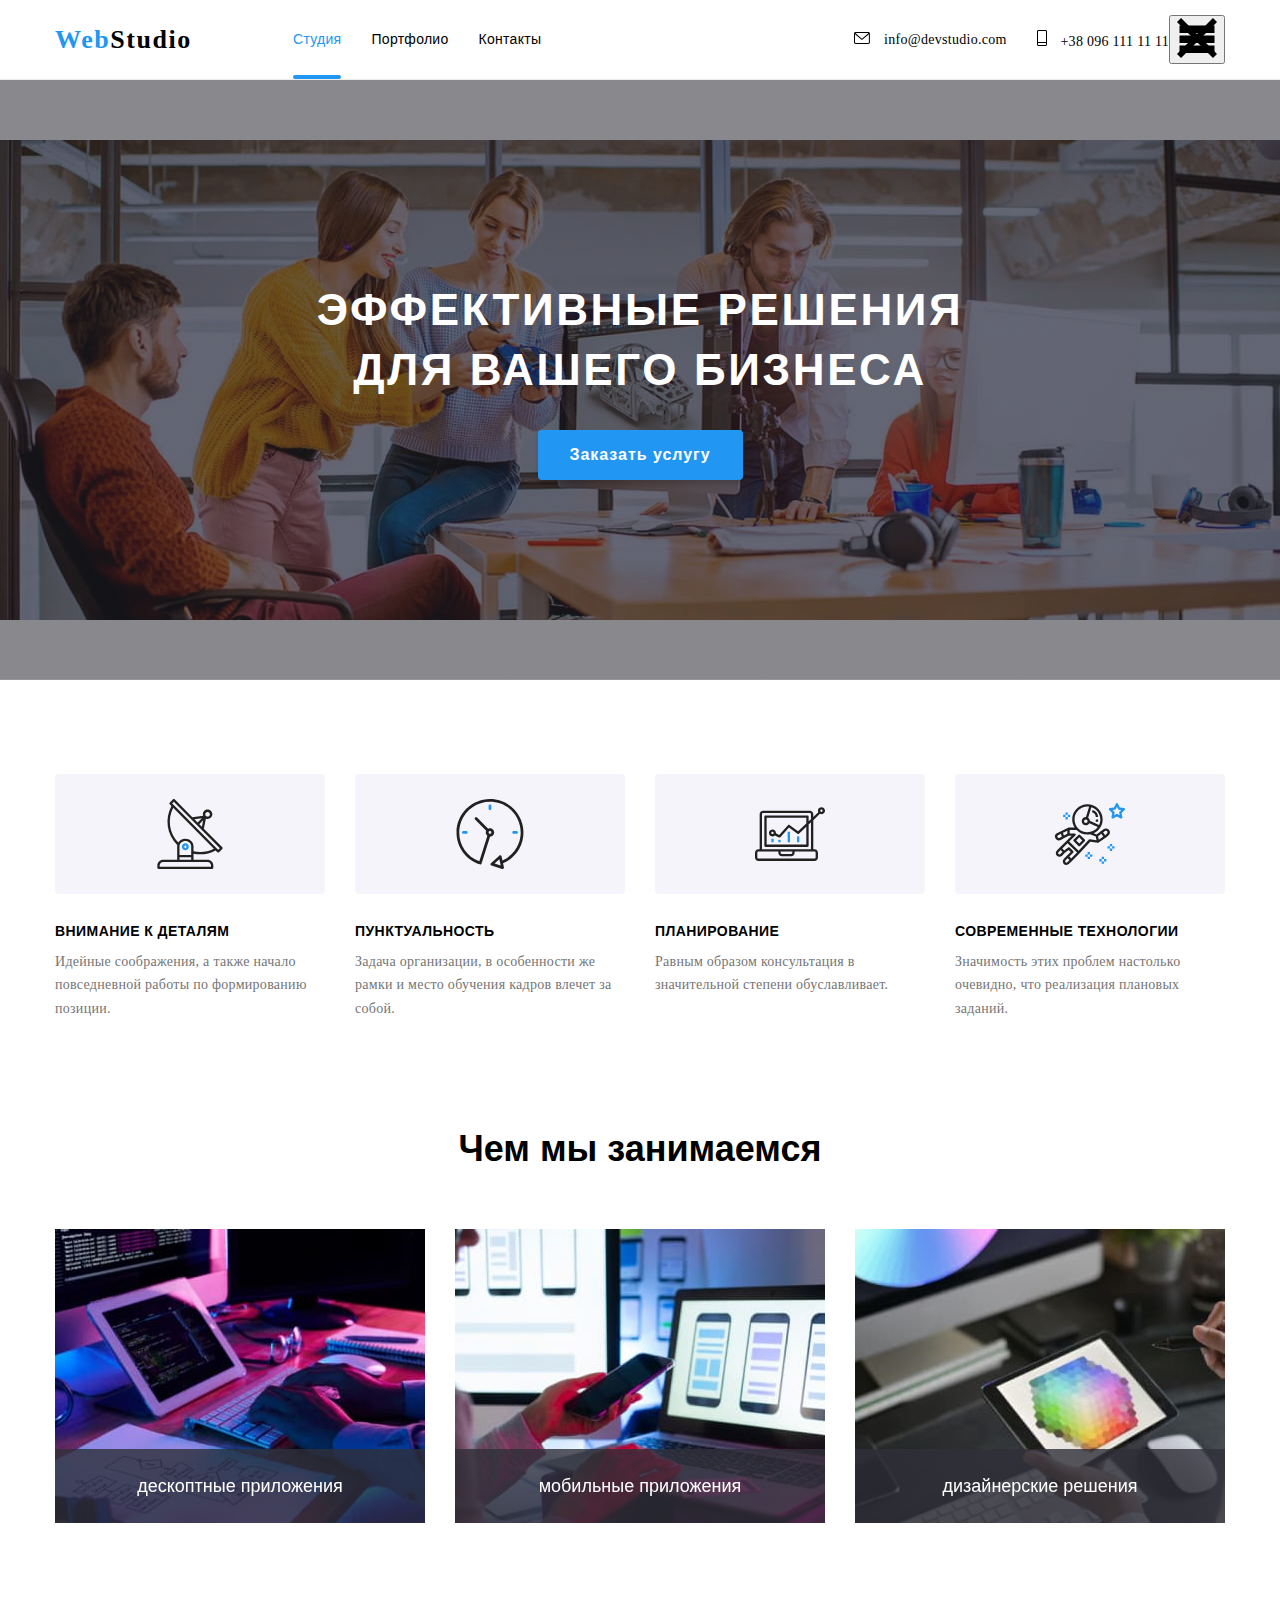
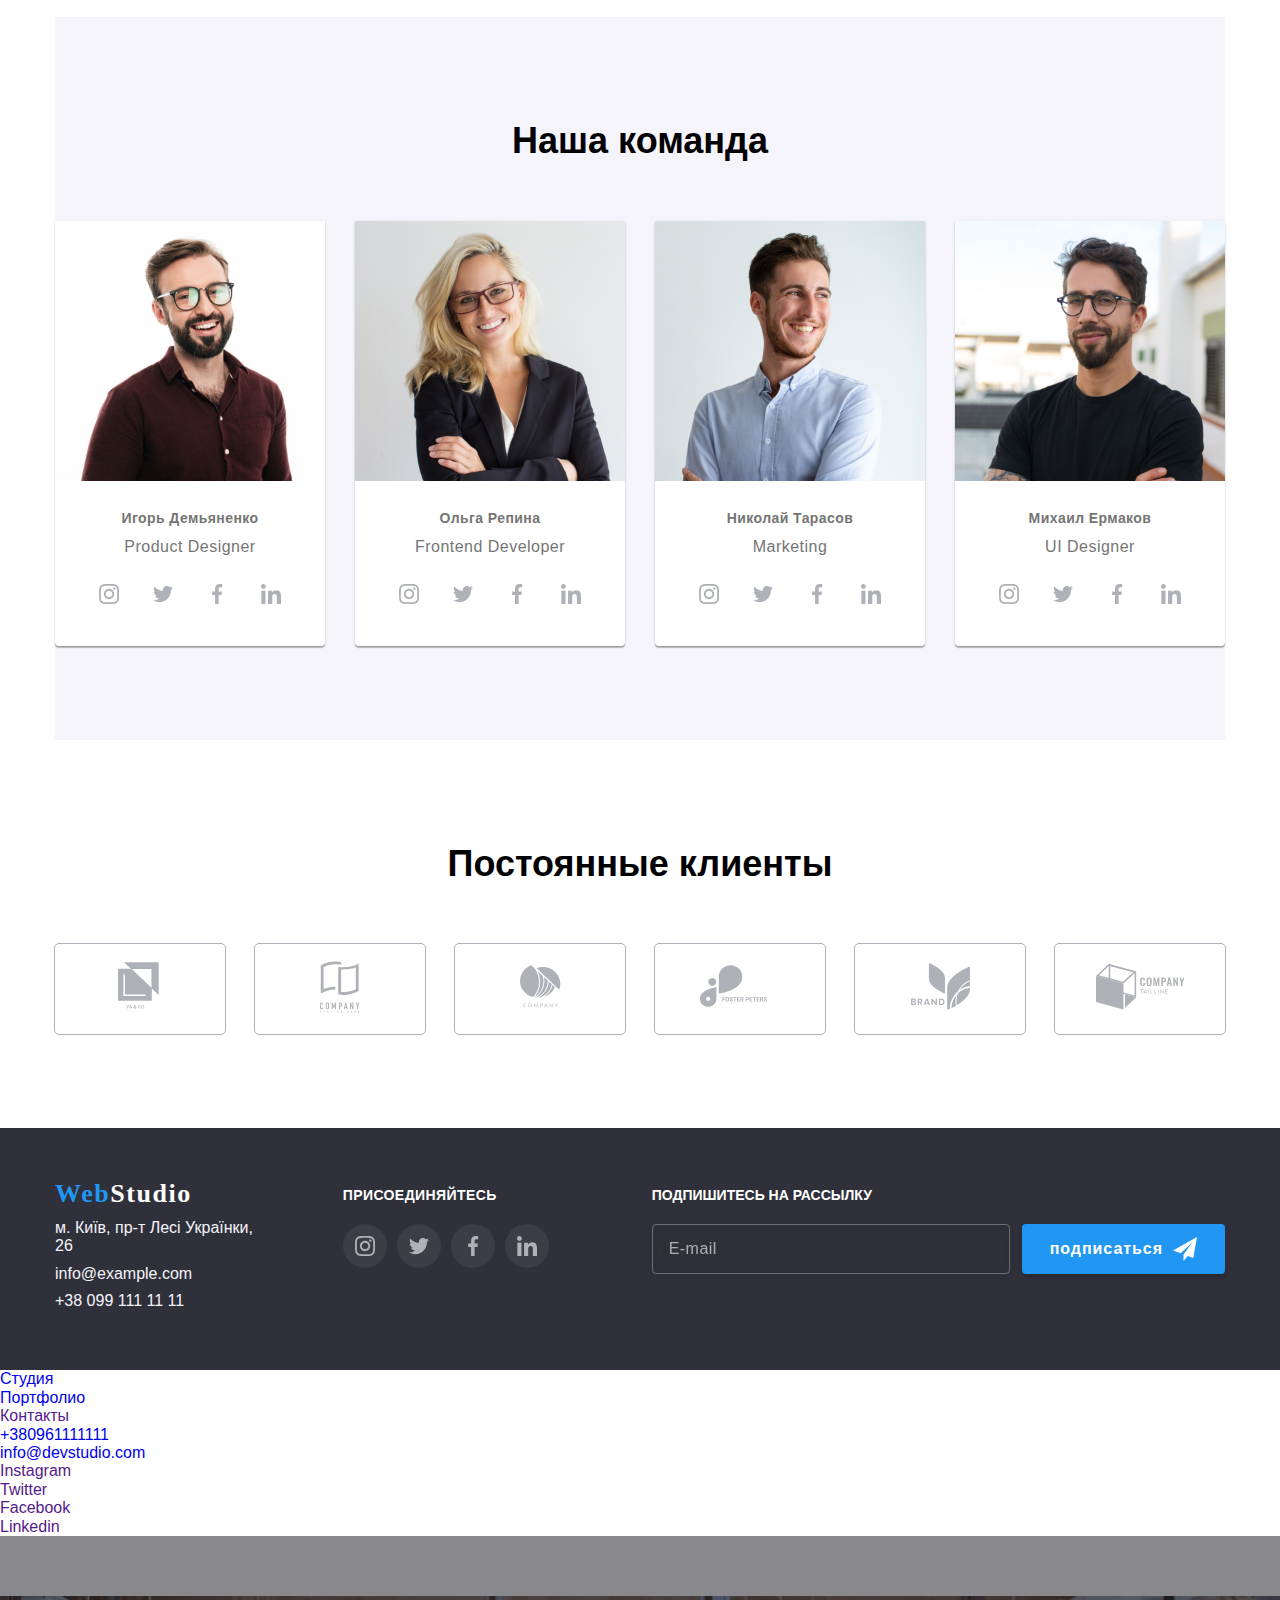
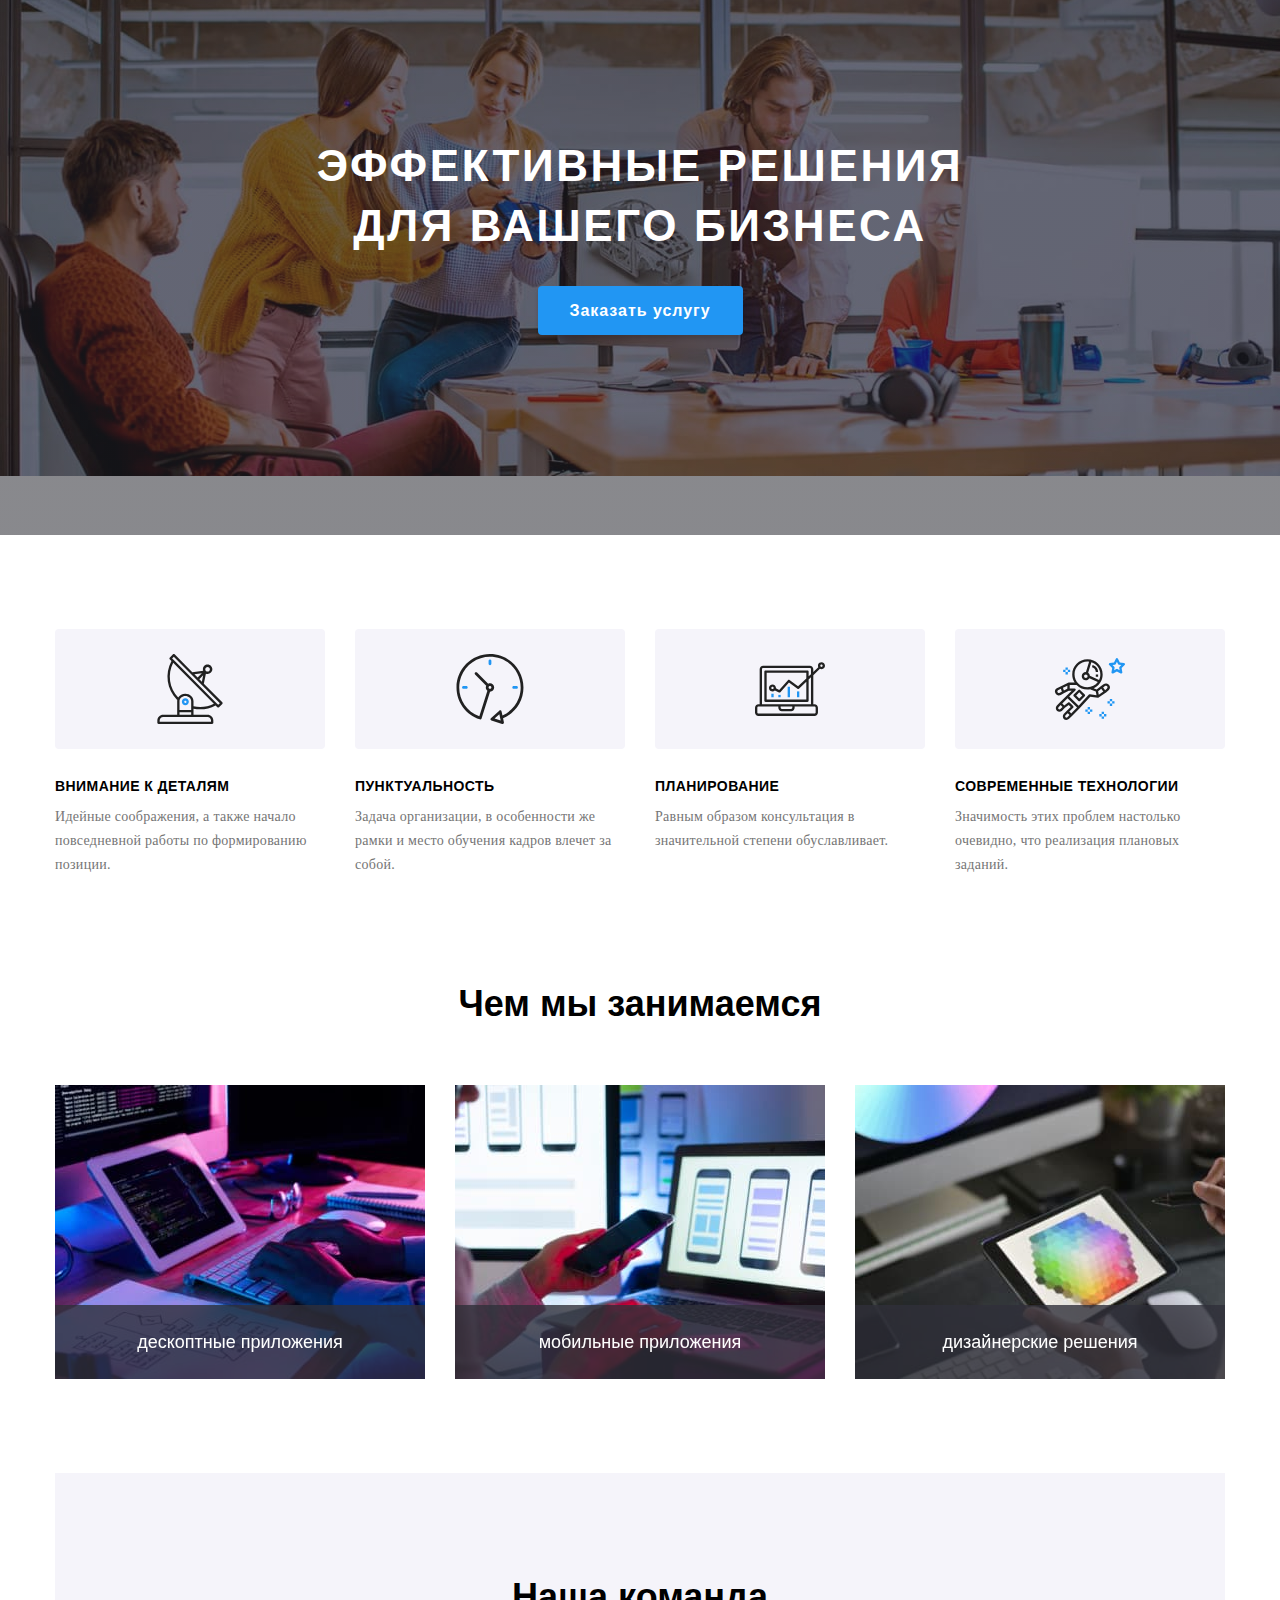
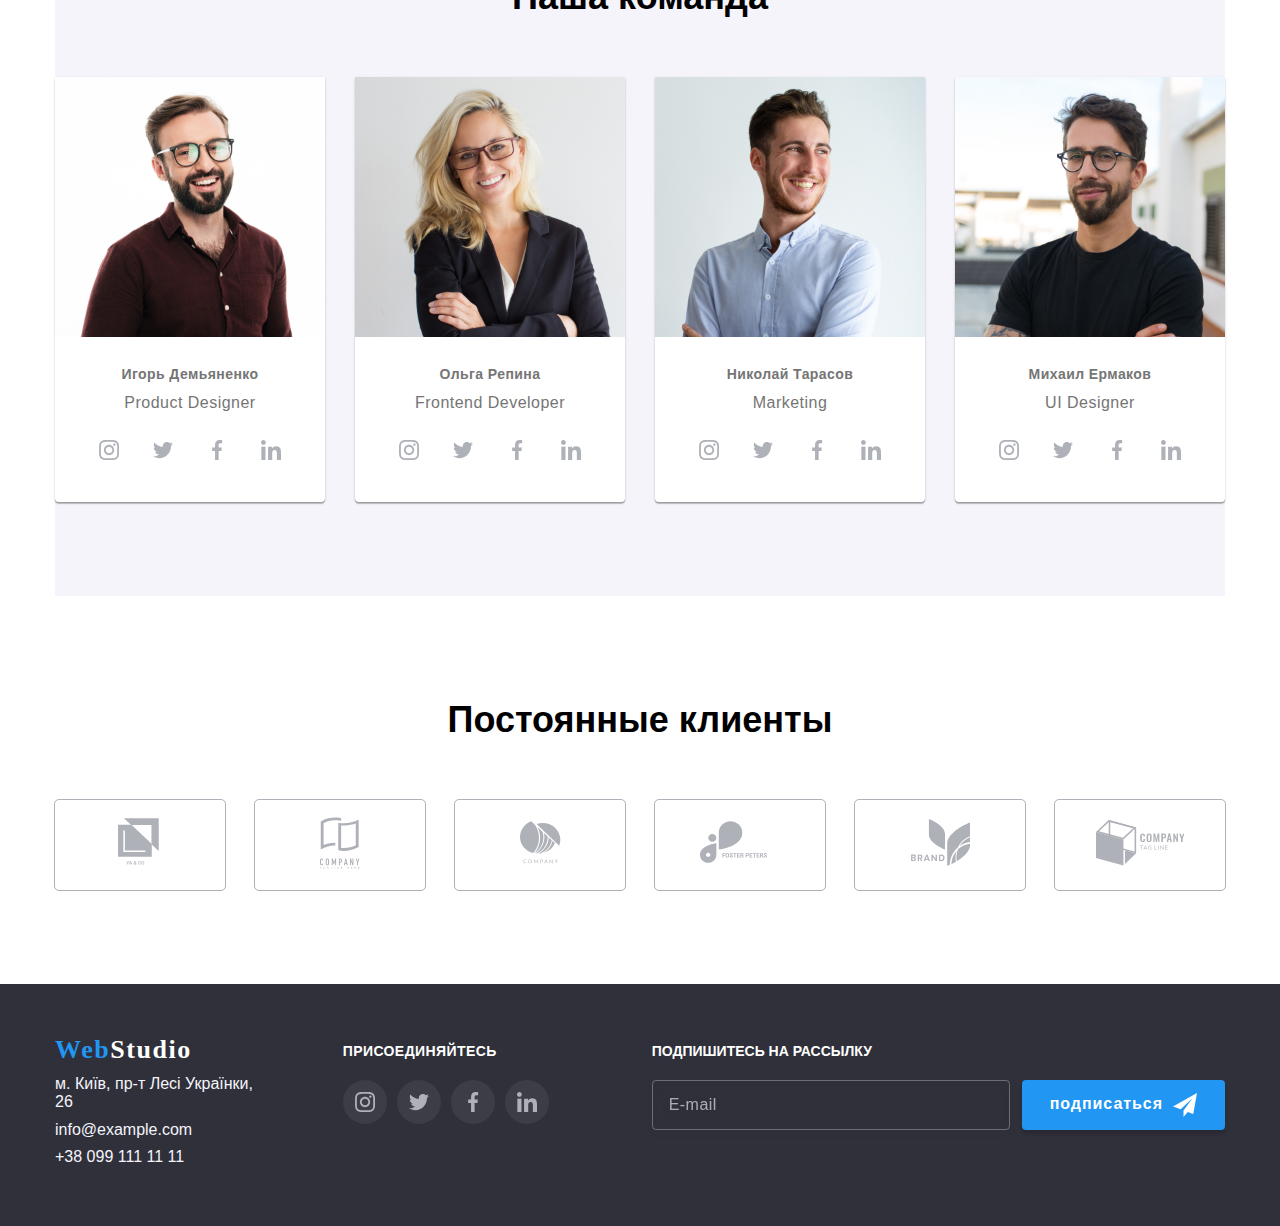
<file: index.html>
<!DOCTYPE html>       
<html lang="en">       
<head>       
    <meta charset="UTF-8">       
    <meta http-equiv="X-UA-Compatible" content="IE=edge">       
    <meta name="viewport" content="width=device-width, initial-scale=1.0">       
    <title>WebStudio</title>       
    <link href="https://cdnjs.cloudflare.com/ajax/libs/modern-normalize/1.0.0/modern-normalize.min.css" rel="stylesheet" />       
    <link href="https://fonts.googleapis.com/css?family=Raleway:wght@700&Roboto:wght@400;500;700;900&display=swap" rel="stylesheet">        
    <link rel="stylesheet" href="./css/main.min.css">       
</head>       
<body>       
          
               
    <header class="header-nav ">     
        <div class="site-nav container">      
        <nav class="site-nav flex">      
            <a href="./index.html" class="flex logo"><span>      
                Web</span>      
                <span class="logo--studio-black">Studio</span>      
            </a>      
            <ul class=" flex nav">      
                <li class="nav__item"><a href="./index.html" class=" current" >Студия</a></li>      
                <li class="nav__item"><a href="./portfolio.html" class="link">Портфолио</a></li>      
                <li class="nav__item"><a href="" class="link">Контакты</a></li>      
            </ul>      
        </nav>      
        <ul class=" contacts flex">      
            <li class="item"> 
                <a href="mailto:info@devstudio.com" class="link"> 
                    <svg class="net-email"> 
                        <use href="./images/icons.svg#envelope"> 
                        </use> 
                    </svg>         
                    info@devstudio.com</a></li>      
            <li class="item"> 
                <a href="tel:+380961111111" class="link"> 
                    <svg class="net-tel"> 
                        <use href="./images/icons.svg#Vector"> 
                        </use> 
                    </svg> 
                    +38 096 111 11 11</a></li>      
        </ul>      
        </div>      
             
    </header>       
           
    <main>       
        <section class="overlay">       
            <h1 class="hero-title">ЭФФЕКТИВНЫЕ РЕШЕНИЯ<br> ДЛЯ ВАШЕГО БИЗНЕСА</h1>       
                <button  class="cervis" type="button"  data-modal-open>Заказать услугу</button>       
        </section>       
        <div class="container">          
        <section class="work-tesis">       
                   
            <ul class="flex">       
                <li class="item icon-locator">       
                       
                    <h3>ВНИМАНИЕ К ДЕТАЛЯМ</h3>       
                    <p class="tesis">       
                        Идейные соображения, а также начало повседневной работы по формированию позиции.       
                    </p>       
                </li>       
                <li class="item time">       
                    <h3>ПУНКТУАЛЬНОСТЬ</h3>       
                    <p class="tesis">       
                    Задача организации, в особенности же рамки и место обучения кадров влечет за собой.       
                    </p>       
                </li>       
                <li class="item grafic">       
                    <h3>ПЛАНИРОВАНИЕ</h3>       
                    <p class="tesis">       
                    Равным образом консультация в значительной степени обуславливает.       
                    </p>       
                </li >       
                <li class="item future">
<h3>СОВРЕМЕННЫЕ ТЕХНОЛОГИИ</h3>       
                    <p class="tesis">       
                    Значимость этих проблем настолько очевидно, что реализация плановых заданий.       
                    </p>       
                </li>       
            </ul>       
        </section> 
<section class="job-list">       
            <h2>Чем мы занимаемся</h2>       
            <ul class="flex boxes">       
                <li class="item">       
                    <div class="job-card">       
                        <img src="./images/box1.jpg" alt="Блок-схема" width="370">  
                      <div class="jobs">  
                          <p class="job-name">дескоптные приложения</p>  
                      </div>  
                    </div>       
                </li>    
                <li class="item">       
                    <div class="job-card"> 
                        <img src="./images/box2.jpg" alt="Смартфоны" width="370">  
                    <div class="jobs">  
                          <p class="job-name">мобильные приложения</p>  
                      </div>  
                    </div>     
                </li>       
                <li class="item">  
                <div class="job-card"> 
                   <img src="./images/box3.jpg" alt="Мозаика" width="370">  
                   <div class="jobs">  
                          <p class="job-name">дизайнерские решения</p>  
                      </div>  
                    </div> 
                  </li>       
            </ul>     
</section>       
        <section class="comanda-list">       
            <h2>Наша команда</h2>       
            <ul class="flex team">      
                <li class="item link">       
                      <img src="./images/игорь.jpg" alt="Дизайнер" width="270">      
                    <h3 class="name-up-down">Игорь Демьяненко</h3>      
                    <p>Product Designer</p>      
                    <ul class="flex net-up-down">      
                        <li>      
                    <a class="net">   
                        <svg class="net-icon">   
                            <use href="./images/icons.svg#instagram">   
                            </use>   
                        </svg>   
                    </a>      
                        </li>      
                        <li>   
                    <a class="net">   
                        <svg class="net-icon">   
                            <use href="./images/icons.svg#twitter">   
                            </use>   
                        </svg>   
                    </a>      
                        </li>      
                        <li>      
                    <a class="net">   
                        <svg class="net-icon">   
                            <use href="./images/icons.svg#facebook">   
                                   
                            </use>   
                        </svg>   
                    </a>   
                         
                        </li>      
                        <li>      
                    <a class="net">   
                        <svg class="net-icon">   
                            <use href="./images/icons.svg#linkedin">   
                            </use>   
                        </svg>   
                    </a>      
                   
                        </li>       
                    </ul>       
                </li>       
                <li class="item link">       
                    <img src="./images/Ольга.jpg" alt="Разработчик" width="270">       
                    <h3 class="name-up-down">Ольга Репина</h3>       
                    <p>Frontend Developer</p>       
                    <ul class="flex net-up-down">
<li>      
                    <a class="net">   
                        <svg class="net-icon">   
                            <use href="./images/icons.svg#instagram">   
                            </use>   
                        </svg>   
                    </a>      
                        </li>      
                        <li>   
                    <a class="net">   
                        <svg class="net-icon">   
                            <use href="./images/icons.svg#twitter">   
                            </use>   
                        </svg>   
                    </a>      
                        </li>      
                        <li>      
                    <a class="net">   
                        <svg class="net-icon">   
                            <use href="./images/icons.svg#facebook">   
                                   
                            </use>   
                        </svg>   
                    </a> 
</li>      
                        <li>      
                    <a class="net">   
                        <svg class="net-icon">   
                            <use href="./images/icons.svg#linkedin">   
                            </use>   
                        </svg>   
                    </a>      
                   
                        </li>       
                    </ul>       
                </li>       
                <li class="item link">       
                    <img src="./images/Николай.jpg" alt="Маркетолог" width="270">  
<h3 class="name-up-down">Николай Тарасов</h3>       
                    <p>Marketing</p>       
                    <ul class="flex net-up-down">      
                        <li>      
                    <a class="net">   
                        <svg class="net-icon">   
                            <use href="./images/icons.svg#instagram">   
                            </use>   
                        </svg>   
                    </a>      
                        </li>      
                        <li>   
                    <a class="net">   
                        <svg class="net-icon">   
                            <use href="./images/icons.svg#twitter">   
                            </use>   
                        </svg>   
                    </a>      
                        </li>      
                        <li>      
                    <a class="net">   
                        <svg class="net-icon">   
                            <use href="./images/icons.svg#facebook">   
                                   
                            </use>   
                        </svg>   
                    </a>   
                         
                        </li>      
                        <li>      
                    <a class="net">   
                        <svg class="net-icon">   
                            <use href="./images/icons.svg#linkedin">   
                            </use>   
                        </svg>   
                    </a>      
                   
                        </li>       
                    </ul>    
                </li>       
                <li class="item link">       
                    <img src="./images/Михаил.jpg" alt="UI дизайнер" width="270">       
                    <h3 class="name-up-down">Михаил Ермаков</h3>       
                    <p>UI Designer</p>       
                    <ul class="flex net-up-down">      
                        <li>      
                    <a class="net">   
                        <svg class="net-icon">   
                            <use href="./images/icons.svg#instagram">   
                            </use>   
                        </svg>   
                    </a>      
                        </li>
<li>   
                    <a class="net">   
                        <svg class="net-icon">   
                            <use href="./images/icons.svg#twitter">   
                            </use>   
                        </svg>   
                    </a>      
                        </li>      
                        <li>      
                    <a class="net">   
                        <svg class="net-icon">   
                            <use href="./images/icons.svg#facebook">   
                                   
                            </use>   
                        </svg>   
                    </a>   
                         
                        </li>      
                        <li>      
                    <a class="net">   
                        <svg class="net-icon">   
                            <use href="./images/icons.svg#linkedin">   
                            </use>   
                        </svg>   
                    </a> 
</li>       
                    </ul>       
                </li>       
                      
                    </ul>    
        </section>       
        <section class="client-list">       
            <h2>Постоянные клиенты</h2>       
            <ul class="flex client ">   
                <li class="logotype">  
                    <a class="">  
                    <svg class="logo1">  
                    <use href="./images/icons.svg#logo1">  
                    </use>          
                    </svg>  
                    </a>  
                </li>       
                <li class="logotype">  
                    <a class="">  
                    <svg class="logo2">  
                    <use href="./images/icons.svg#logo2">  
                    </use>  
                    </svg>  
                    </a>  
                </li>       
                <li class="logotype">  
                    <a class="">  
                    <svg class="logo3">  
                    <use href="./images/icons.svg#logo3">  
                    </use>  
                    </svg>  
                    </a>  
                </li>    
                <li class="logotype">  
                    <a class="">  
                    <svg class="logo4">  
                    <use href="./images/icons.svg#logo4">  
                    </use>  
                    </svg>  
                    </a>  
                </li>       
                <li class="logotype">  
                    <a class="">  
                    <svg class="logo5">  
                    <use href="./images/icons.svg#logo5">  
                    </use>  
                    </svg>  
                    </a>  
                </li>       
                <li class="logotype">  
                    <a>  
                    <svg class="logo6">  
                    <use href="./images/icons.svg#logo6">  
                    </use>  
                    </svg>  
                    </a>  
                </li>     
            </ul>       
        </section>  
</div>     
    </main>       
    <footer class="ground-floor">       
        <div class="flex container">       
            <div class="low-nav">       
                <a href="./index.html" class="flex logo"><span>Web</span>       
                <span class="logo--studio-white">Studio</span>       
                </a>       
                <address class="address-list">     
                    <ul class="list" >     
                        <li class="item">      
                    <a href="https://goo.gl/maps/afT67ckkjgeBcLjA7"      
                   target="blank"       
                   rel="noopener noreferrer" class="link">м. Київ, пр-т Лесі Українки, 26</a>     
                        </li>
<li class="item"><a href="mailto:info@example.com" class="link">info@example.com</a></li>       
                        <li><a href="tel:+380991111111" class="link">+38 099 111 11 11</a></li>       
                    </ul>      
                </address>      
            </div>      
            <div  class="net-list">       
                <p >Присоединяйтесь</p>       
                <ul class="flex net-up-down-footer">      
                        <li>      
                    <a class="net">   
                        <svg class="net-icon">   
                            <use href="./images/icons.svg#instagram">   
                            </use>   
                        </svg>   
                    </a>      
                        </li>      
                        <li>   
                    <a class="net">   
                        <svg class="net-icon">   
                            <use href="./images/icons.svg#twitter">   
                            </use>   
                        </svg>   
                    </a> 
 
 
                        </li>      
                        <li>      
                    <a class="net">   
                        <svg class="net-icon">   
                            <use href="./images/icons.svg#facebook">   
                                   
                            </use>   
                        </svg>   
                    </a>   
                         
                        </li>      
                        <li>      
                    <a class="net">   
                        <svg class="net-icon">   
                            <use href="./images/icons.svg#linkedin">   
                            </use>   
                        </svg>   
                    </a>      
                   
                        </li>       
                </ul>       
            </div> 
            <div class="subscription"> 
                <p class="invitation">подпишитесь на рассылку</p> 
                <form class="subscription-form" name="subscription-form" autocomplete="on" novalidate > 
                    <div class="subscription__field"> 
                        <label class="subscription__label" for="subscriptor"></label> 
                        <input class="subscription__input" type="email" name="subscriptor" 
                         id="subscriptor" placeholder="E-mail"/> 
                         
                    </div> 
                    <button type="submit" class="subscription__button"> 
                        подписаться 
                        <svg class="subscripton__icon">   
                            <use href="./images/icons.svg#icon-send">   
                            </use>   
                        </svg> 
                    </button>  
 
                </form> 
            </div>       
        </div>                   
    </footer> 
           
        <div class="backdrop is-hidden" data-modal> 
            <div class="modal"> 
                <form class="form"> 
                    <b class="form__title">Оставьте свои данные, мы вам перезвоним</b> 
                <div class="form__field"> 
                    <label class="form__label" for="name">Имя</label> 
                    <input class="form__input" type="text" name="name" id="name"/> 
                    <svg class="form__icon"> 
                        <use href="./images/icons.svg#clientname"></use> 
                    </svg> 
                </div> 
                <div class="form__field"> 
                    <label class="form__label" for="tel">Телефон</label> 
                    <input class="form__input" type="tel" name="tel" id="tel"/> 
                    <svg class="form__icon"> 
                        <use href="./images/icons.svg#telephone"></use>
                    </svg> 
                </div> 
                <div class="form__field"> 
                    <label class="form__label" for="mail">Почта</label> 
                    <input class="form__input" type="email" name="mail" id="mail"/> 
                    <svg class="form__icon"> 
                        <use href="./images/icons.svg#email"></use> 
                    </svg> 
                </div> 
                <div class="form__field">     
                    <label  class="form__label" for="comment">Комментарии</label> 
                    <textarea class="form__textarea" name="comment" id="comment" cols="" rows="" 
                              placeholder="Введите текст"></textarea> 
                </div> 
                <div class="form__field check"> 
                    <input class="check__input visually-hidden" type="checkbox" name="accent" value="accent" id="accent"/> 
                    <label class="check__label" for="accent"> 
                        Соглашаюсь с рассылкой и принимаю 
                    <a href="#" class="form__policy"> 
                        Условия договора</a> 
                    </label> 
                </div> 
                <button class="cervis form__button" >Oтправить</button> 
                </form> 
                <button class="close" data-modal-close> 
                    <svg class="close_icon"> 
                        <use href="./images/icons.svg#modalclose"> 
                        </use> 
                    </svg>     
                </button> 
            </div> 
        </div>       
        <script src="./js/menu.js"></script>
        <script src="./js/modal.js"></script>     
</body>
<html lang="en"><head>       
    <meta charset="UTF-8">       
    <meta http-equiv="X-UA-Compatible" content="IE=edge">       
    <meta name="viewport" content="width=device-width, initial-scale=1.0">       
    <title>WebStudio</title>
    <link rel="preconnect" href="https://fonts.gstatic.com">
    <link href="https://cdnjs.cloudflare.com/ajax/libs/modern-normalize/1.0.0/modern-normalize.min.css" rel="stylesheet">       
    <link href="https://fonts.googleapis.com/css?family=Raleway:wght@700&amp;Roboto:wght@400;500;700;900&amp;display=swap" rel="stylesheet">        
    <link rel="stylesheet" href="./css/main.min.css">       
</head>       
<body data-menu-page="" class="menu-is-open">
    <header class="header-nav ">     
        <div class="site-nav container">      
        <nav class="site-nav flex">      
            <a href="./index.html" class="flex logo"><span>      
                Web</span>      
                  <span class="logo--studio-black">Studio</span>      
            </a>      
            <ul class=" flex nav">      
              <li class="nav__item"><a href="./index.html" class=" current">Студия</a></li>      
                <li class="nav__item"><a href="./portfolio.html" class="link">Портфолио</a></li>      
                <li class="nav__item"><a href="" class="link">Контакты</a></li>      
            </ul>      
        </nav>      
        <ul class=" contacts flex">      
            <li class="item"> 
                <a href="mailto:info@devstudio.com" class="link"> 
                    <svg class="net-email"> 
                        <use href="./images/icons.svg#envelope"> 
                        </use> 
                    </svg>         
                    info@devstudio.com</a></li>      
            <li class="item"> 
                <a href="tel:+380961111111" class="link"> 
                    <svg class="net-tel"> 
                        <use href="./images/icons.svg#Vector"> 
                        </use> 
                    </svg> 
                    +38 096 111 11 11</a></li>      
        </ul>
        <button type="button" class="menu-btn" data-menu-button="">
            <svg class="menu-btn__icon" width="40" height="40" aria-label="Переключатель мобильного меню">
                <use class="menu-btn__icon-close" href="./images/icons.svg#modalclose">
                </use>
                <use class="menu-btn__icon-menu" href="./images/icons.svg#menu">
                </use>
            </svg>
        </button>
        </div>      
             
    </header>       
    <div class="mobile-menu " data-menu="">
        <ul class="list mobile-menu__list">
            <li class="mobile-menu__item">
                <a href="index.html" class="mobile-menu__link mobile-menu__link-current link">
                    Студия</a>
            </li>
            <li class="mobile-menu__item">
                <a href="portfolio.html" class="mobile-menu__link link">
                    Портфолио</a>
            </li>
            <li class="mobile-menu__item">
                <a href="" class="mobile-menu__link link">
                    Контакты</a>
            </li>
        </ul>
        <div>
            <ul class="mobile-menu__contacts-list list">
                <li class="mobile-menu__phone">
                    <a href="tel:+380961111111" class="link mobile-menu__phone-link">
                        +380961111111</a>
                </li>
                <li class="mobile-menu__mail">
                    <a href="mailto:info@devstudio.com" class="link mobile-menu__mail-link">
                        info@devstudio.com</a>
                </li>
            </ul>
            <ul class="social-networks mobile-menu__social-networks list">
                <li class="social-networks__menu-item">
                  <a href="" class="social-networks__link-menu link">Instagram </a>
                </li>
                <li class="social-networks__menu-item">
                  <a href="" class="social-networks__link-menu link">Twitter </a>
                </li>
                <li class="social-networks__menu-item">
                  <a href="" class="social-networks__link-menu link">Facebook </a>
                </li>
                <li class="social-networks__menu-item">
                  <a href="" class="social-networks__link-menu link">Linkedin </a>
                </li>
              </ul>
        </div> 
    </div>       
    <main>       
        <section class="overlay">       
            <h1 class="hero-title">ЭФФЕКТИВНЫЕ РЕШЕНИЯ<br> ДЛЯ ВАШЕГО БИЗНЕСА</h1>       
                <button class="cervis" type="button" data-modal-open="">Заказать услугу</button>       
        </section>       
        <div class="container">          
        <section class="work-tesis">       
                   
            <ul class="flex">       
                <li class="item icon-locator">       
                       
                    <h3>ВНИМАНИЕ К ДЕТАЛЯМ</h3>       
                    <p class="tesis">       
                        Идейные соображения, а также начало повседневной работы по формированию позиции.       
                    </p>       
                </li>       
                <li class="item time">       
                    <h3>ПУНКТУАЛЬНОСТЬ</h3>       
                    <p class="tesis">       
                    Задача организации, в особенности же рамки и место обучения кадров влечет за собой.       
                    </p>       
                </li>       
                <li class="item grafic">       
                    <h3>ПЛАНИРОВАНИЕ</h3>       
                    <p class="tesis">       
                    Равным образом консультация в значительной степени обуславливает.       
                    </p>       
                </li>       
                <li class="item future">
<h3>СОВРЕМЕННЫЕ ТЕХНОЛОГИИ</h3>       
                    <p class="tesis">       
                    Значимость этих проблем настолько очевидно, что реализация плановых заданий.       
                    </p>       
                </li>       
            </ul>       
        </section> 
<section class="job-list">       
            <h2>Чем мы занимаемся</h2>       
            <ul class="flex boxes">       
                <li class="item">       
                    <div class="job-card">       
                        <img src="./images/box1.jpg" alt="Блок-схема" width="370">  
                      <div class="jobs">  
                          <p class="job-name">дескоптные приложения</p>  
                      </div>  
                    </div>       
                </li>    
                <li class="item">       
                    <div class="job-card"> 
                        <img src="./images/box2.jpg" alt="Смартфоны" width="370">  
                    <div class="jobs">  
                          <p class="job-name">мобильные приложения</p>  
                      </div>  
                    </div>     
                </li>       
                <li class="item">  
                <div class="job-card"> 
                   <img src="./images/box3.jpg" alt="Мозаика" width="370">  
                   <div class="jobs">  
                          <p class="job-name">дизайнерские решения</p>  
                      </div>  
                    </div> 
                  </li>       
            </ul>     
</section>       
        <section class="comanda-list">       
            <h2>Наша команда</h2>       
            <ul class="flex team">      
                <li class="item link">       
                      <img src="./images/игорь.jpg" alt="Дизайнер" width="270">      
                    <h3 class="name-up-down">Игорь Демьяненко</h3>      
                    <p>Product Designer</p>      
                    <ul class="flex net-up-down">      
                        <li>      
                    <a class="net">   
                        <svg class="net-icon">   
                            <use href="./images/icons.svg#instagram">   
                            </use>   
                        </svg>   
                    </a>      
                        </li>      
                        <li>   
                    <a class="net">   
                        <svg class="net-icon">   
                            <use href="./images/icons.svg#twitter">   
                            </use>   
                        </svg>   
                    </a>      
                        </li>      
                        <li>      
                    <a class="net">   
                        <svg class="net-icon">   
                            <use href="./images/icons.svg#facebook">   
                                   
                            </use>   
                        </svg>   
                    </a>   
                         
                        </li>      
                        <li>      
                    <a class="net">   
                        <svg class="net-icon">   
                            <use href="./images/icons.svg#linkedin">   
                            </use>   
                        </svg>   
                    </a>      
                   
                        </li>       
                    </ul>       
                </li>       
                <li class="item link">       
                    <img src="./images/Ольга.jpg" alt="Разработчик" width="270">       
                    <h3 class="name-up-down">Ольга Репина</h3>       
                    <p>Frontend Developer</p>       
                    <ul class="flex net-up-down">
<li>      
                    <a class="net">   
                        <svg class="net-icon">   
                            <use href="./images/icons.svg#instagram">   
                            </use>   
                        </svg>   
                    </a>      
                        </li>      
                        <li>   
                    <a class="net">   
                        <svg class="net-icon">   
                            <use href="./images/icons.svg#twitter">   
                            </use>   
                        </svg>   
                    </a>      
                        </li>      
                        <li>      
                    <a class="net">   
                        <svg class="net-icon">   
                            <use href="./images/icons.svg#facebook">   
                                   
                            </use>   
                        </svg>   
                    </a> 
</li>      
                        <li>      
                    <a class="net">   
                        <svg class="net-icon">   
                            <use href="./images/icons.svg#linkedin">   
                            </use>   
                        </svg>   
                    </a>      
                   
                        </li>       
                    </ul>       
                </li>       
                <li class="item link">       
                    <img src="./images/Николай.jpg" alt="Маркетолог" width="270">  
<h3 class="name-up-down">Николай Тарасов</h3>       
                    <p>Marketing</p>       
                    <ul class="flex net-up-down">      
                        <li>      
                    <a class="net">   
                        <svg class="net-icon">   
                            <use href="./images/icons.svg#instagram">   
                            </use>   
                        </svg>   
                    </a>      
                        </li>      
                        <li>   
                    <a class="net">   
                        <svg class="net-icon">   
                            <use href="./images/icons.svg#twitter">   
                            </use>   
                        </svg>   
                    </a>      
                        </li>      
                        <li>      
                    <a class="net">   
                        <svg class="net-icon">   
                            <use href="./images/icons.svg#facebook">   
                                   
                            </use>   
                        </svg>   
                    </a>   
                         
                        </li>      
                        <li>      
                    <a class="net">   
                        <svg class="net-icon">   
                            <use href="./images/icons.svg#linkedin">   
                            </use>   
                        </svg>   
                    </a>      
                   
                        </li>       
                    </ul>    
                </li>       
                <li class="item link">       
                    <img src="./images/Михаил.jpg" alt="UI дизайнер" width="270">       
                    <h3 class="name-up-down">Михаил Ермаков</h3>       
                    <p>UI Designer</p>       
                    <ul class="flex net-up-down">      
                        <li>      
                    <a class="net">   
                        <svg class="net-icon">   
                            <use href="./images/icons.svg#instagram">   
                            </use>   
                        </svg>   
                    </a>      
                        </li>
<li>   
                    <a class="net">   
                        <svg class="net-icon">   
                            <use href="./images/icons.svg#twitter">   
                            </use>   
                        </svg>   
                    </a>      
                        </li>      
                        <li>      
                    <a class="net">   
                        <svg class="net-icon">   
                            <use href="./images/icons.svg#facebook">   
                                   
                            </use>   
                        </svg>   
                    </a>   
                         
                        </li>      
                        <li>      
                    <a class="net">   
                        <svg class="net-icon">   
                            <use href="./images/icons.svg#linkedin">   
                            </use>   
                        </svg>   
                    </a> 
</li>       
                    </ul>       
                </li>       
                      
                    </ul>    
        </section>       
        <section class="client-list">       
            <h2>Постоянные клиенты</h2>       
            <ul class="flex client ">   
                <li class="logotype">  
                    <a class="">  
                    <svg class="logo1">  
                    <use href="./images/icons.svg#logo1">  
                    </use>          
                    </svg>  
                    </a>  
                </li>       
                <li class="logotype">  
                    <a class="">  
                    <svg class="logo2">  
                    <use href="./images/icons.svg#logo2">  
                    </use>  
                    </svg>  
                    </a>  
                </li>       
                <li class="logotype">  
                    <a class="">  
                    <svg class="logo3">  
                    <use href="./images/icons.svg#logo3">  
                    </use>  
                    </svg>  
                    </a>  
                </li>    
                <li class="logotype">  
                    <a class="">  
                    <svg class="logo4">  
                    <use href="./images/icons.svg#logo4">  
                    </use>  
                    </svg>  
                    </a>  
                </li>       
                <li class="logotype">  
                    <a class="">  
                    <svg class="logo5">  
                    <use href="./images/icons.svg#logo5">  
                    </use>  
                    </svg>  
                    </a>  
                </li>       
                <li class="logotype">  
                    <a>  
                    <svg class="logo6">  
                    <use href="./images/icons.svg#logo6">  
                    </use>  
                    </svg>  
                    </a>  
                </li>     
            </ul>       
        </section>  
</div>     
    </main>       
    <footer class="ground-floor">       
        <div class="flex container">       
            <div class="low-nav">       
                <a href="./index.html" class="flex logo"><span>Web</span>       
                <span class="logo--studio-white">Studio</span>       
                </a>       
                <address class="address-list">     
                    <ul class="list">     
                        <li class="item">      
                    <a href="https://goo.gl/maps/afT67ckkjgeBcLjA7" target="blank" rel="noopener noreferrer" class="link">м. Київ, пр-т Лесі Українки, 26</a>     
                        </li>
<li class="item"><a href="mailto:info@example.com" class="link">info@example.com</a></li>       
                        <li><a href="tel:+380991111111" class="link">+38 099 111 11 11</a></li>       
                    </ul>      
                </address>      
            </div>      
            <div class="net-list">       
                <p>Присоединяйтесь</p>       
                <ul class="flex net-up-down-footer">      
                        <li>      
                    <a class="net">   
                        <svg class="net-icon">   
                            <use href="./images/icons.svg#instagram">   
                            </use>   
                        </svg>   
                    </a>      
                        </li>      
                        <li>   
                    <a class="net">   
                        <svg class="net-icon">   
                            <use href="./images/icons.svg#twitter">   
                            </use>   
                        </svg>   
                    </a> 
 
 
                        </li>      
                        <li>      
                    <a class="net">   
                        <svg class="net-icon">   
                            <use href="./images/icons.svg#facebook">   
                                   
                            </use>   
                        </svg>   
                    </a>   
                         
                        </li>      
                        <li>      
                    <a class="net">   
                        <svg class="net-icon">   
                            <use href="./images/icons.svg#linkedin">   
                            </use>   
                        </svg>   
                    </a>      
                   
                        </li>       
                </ul>       
            </div> 
            <div class="subscription"> 
                <p class="invitation">подпишитесь на рассылку</p> 
                <form class="subscription-form" name="subscription-form" autocomplete="on" novalidate=""> 
                    <div class="subscription__field"> 
                        <label class="subscription__label" for="subscriptor"></label> 
                        <input class="subscription__input" type="email" name="subscriptor" id="subscriptor" placeholder="E-mail"> 
                         
                    </div> 
                    <button type="submit" class="subscription__button"> 
                        подписаться 
                        <svg class="subscripton__icon">   
                            <use href="./images/icons.svg#icon-send">   
                            </use>   
                        </svg> 
                    </button>  
 
                </form> 
            </div>       
        </div>                   
    </footer> 
           
        <div class="backdrop is-hidden" data-modal=""> 
            <div class="modal"> 
                <form class="form"> 
                    <b class="form__title">Оставьте свои данные, мы вам перезвоним</b> 
                <div class="form__field"> 
                    <label class="form__label" for="name">Имя</label> 
                    <input class="form__input" type="text" name="name" id="name"> 
                    <svg class="form__icon"> 
                        <use href="./images/icons.svg#clientname"></use> 
                    </svg> 
                </div> 
                <div class="form__field"> 
                    <label class="form__label" for="tel">Телефон</label> 
                    <input class="form__input" type="tel" name="tel" id="tel"> 
                    <svg class="form__icon"> 
                        <use href="./images/icons.svg#telephone"></use>
                    </svg> 
                </div> 
                <div class="form__field"> 
                    <label class="form__label" for="mail">Почта</label> 
                    <input class="form__input" type="email" name="mail" id="mail"> 
                    <svg class="form__icon"> 
                        <use href="./images/icons.svg#email"></use> 
                    </svg> 
                </div> 
                <div class="form__field">     
                    <label class="form__label" for="comment">Комментарии</label> 
                    <textarea class="form__textarea" name="comment" id="comment" cols="" rows="" placeholder="Введите текст"></textarea> 
                </div> 
                <div class="form__field check"> 
                    <input class="check__input visually-hidden" type="checkbox" name="accent" value="accent" id="accent"> 
                    <label class="check__label" for="accent"> 
                        Соглашаюсь с рассылкой и принимаю 
                    <a href="#" class="form__policy"> 
                        Условия договора</a> 
                    </label> 
                </div> 
                <button class="cervis form__button">Oтправить</button> 
                </form> 
                <button class="close" data-modal-close=""> 
                    <svg class="close_icon"> 
                        <use href="./images/icons.svg#modalclose"> 
                        </use> 
                    </svg>     
                </button> 
            </div> 
        </div>       
        <script src="./js/menu.js"></script>
        <script src="./js/modal.js"></script>     
<!-- Code injected by live-server -->
<script type="text/javascript">
	// <![CDATA[  <-- For SVG support
	if ('WebSocket' in window) {
		(function () {
			function refreshCSS() {
				var sheets = [].slice.call(document.getElementsByTagName("link"));
				var head = document.getElementsByTagName("head")[0];
				for (var i = 0; i < sheets.length; ++i) {
					var elem = sheets[i];
					var parent = elem.parentElement || head;
					parent.removeChild(elem);
					var rel = elem.rel;
					if (elem.href && typeof rel != "string" || rel.length == 0 || rel.toLowerCase() == "stylesheet") {
						var url = elem.href.replace(/(&|\?)_cacheOverride=\d+/, '');
						elem.href = url + (url.indexOf('?') >= 0 ? '&' : '?') + '_cacheOverride=' + (new Date().valueOf());
					}
					parent.appendChild(elem);
				}
			}
			var protocol = window.location.protocol === 'http:' ? 'ws://' : 'wss://';
			var address = protocol + window.location.host + window.location.pathname + '/ws';
			var socket = new WebSocket(address);
			socket.onmessage = function (msg) {
				if (msg.data == 'reload') window.location.reload();
				else if (msg.data == 'refreshcss') refreshCSS();
			};
			if (sessionStorage && !sessionStorage.getItem('IsThisFirstTime_Log_From_LiveServer')) {
				console.log('Live reload enabled.');
				sessionStorage.setItem('IsThisFirstTime_Log_From_LiveServer', true);
			}
		})();
	}
	else {
		console.error('Upgrade your browser. This Browser is NOT supported WebSocket for Live-Reloading.');
	}
	// ]]>
</script>
</body></html>
</file>
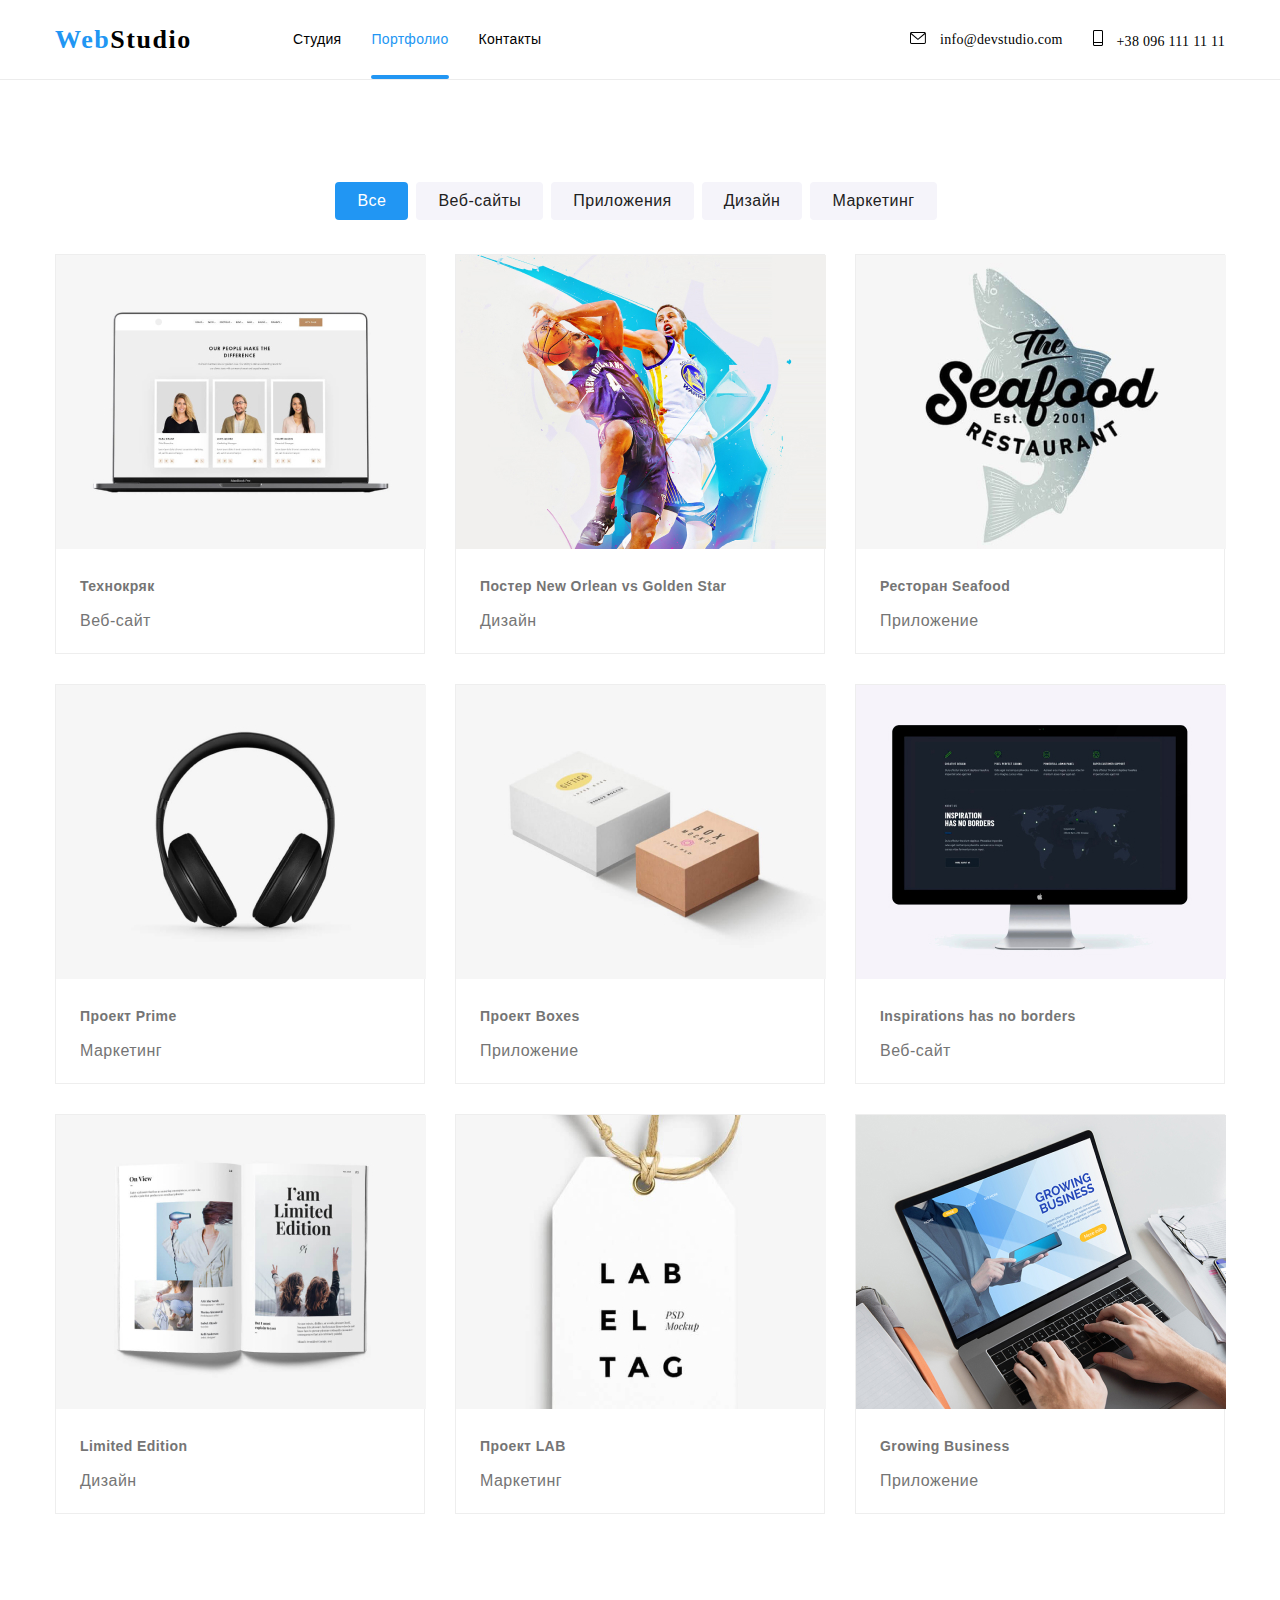
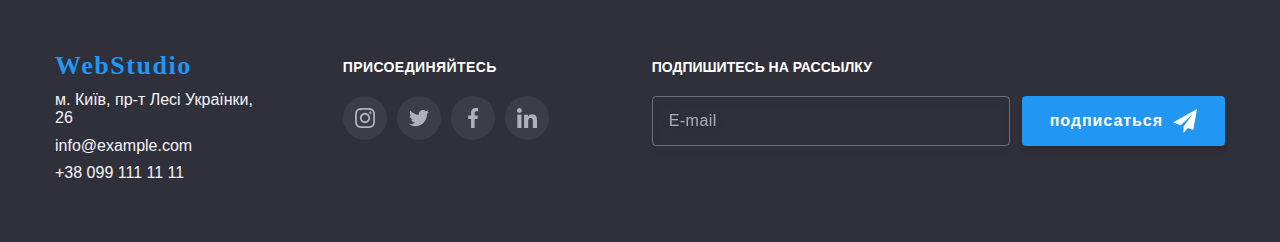
<file: portfolio.html>
<!DOCTYPE html>   
<html lang="en">   
<head>   
    <meta charset="UTF-8">   
    <meta http-equiv="X-UA-Compatible" content="IE=edge">   
    <meta name="viewport" content="width=device-width, initial-scale=1.0">   
    <title>WebStudio-Portfolio</title>   
    <link href="https://cdnjs.cloudflare.com/ajax/libs/modern-normalize/1.0.0/modern-normalize.min.css" rel="stylesheet" />   
     <link href="https://fonts.googleapis.com/css?family=Raleway:wght@700&Roboto:wght@400;500;700;900&display=swap" rel="stylesheet" />    
     <link rel="stylesheet" href="./css/main.min.css" />   
</head>   
<body>    
       
    <header class="header-nav">     
        <div class="site-nav container">      
        <nav class="site-nav flex">      
            <a href="./index.html" class="flex logo"><span>      
                Web</span>      
                <span class="logo--studio-black">Studio</span>      
            </a>      
            <ul class=" flex nav">      
                <li class="nav__item"><a href="./index.html" class="link" >Студия</a></li>      
                <li class="nav__item"><a href="./portfolio.html" class="current">Портфолио</a></li>      
                <li class="nav__item"><a href="" class="link">Контакты</a></li>      
            </ul>      
        </nav>      
        <ul class=" contacts flex">      
            <li class="item"> 
                <a href="mailto:info@devstudio.com" class="link"> 
                    <svg class="net-email"> 
                        <use href="./images/icons.svg#envelope"> 
                        </use> 
                    </svg>         
                    info@devstudio.com</a></li>      
            <li class="item"> 
                <a href="tel:+380961111111" class="link"> 
                    <svg class="net-tel"> 
                        <use href="./images/icons.svg#Vector"> 
                        </use> 
                    </svg> 
                    +38 096 111 11 11</a></li>      
        </ul>      
        </div>      
             
    </header>    
       
    <main class="container">    
        <section class="filtr-list">   
            <ul class="flex">    
                <li class="item">    
                    <button    
                class="primary"    
                type="button">Все</button>    
                </li>    
                <li class="item">    
                    <button    
                 class="filtr"    
                 type="button">Веб-сайты</button>    
                </li>    
                <li class="item">    
                    <button     
                class="filtr"     
                type="button">Приложения</button>    
                </li>    
                <li class="item">    
                    <button      
                    class="filtr"     
                    type="button">Дизайн</button>    
                </li>    
                <li class="item">    
                    <button     
                    class="filtr"    
                    type="button">Маркетинг</button>    
                </li>    
            </ul>    
        </section>      
           
            
       
        <ul class="projects-list ">
            <li class="item link"> 
            <a class="">
            <div class="projects-name visual">
                <img src="./images/cards.jpg" alt="Экран ноутбука с портретами" width="370"/>
                <div class="submenu">
                    <p>Технокряк это современная площадка распространения короновируса. Компании используют эту платформу для цифрового шпионажа и атак на защищенные сервера конкурентов</p>
                </div>
            </div> 
                <div class="bajick">
                     <h3 class="toponim">Технокряк</h3>    
                    <p class="selection">Веб-сайт</p>
                </div>
            </a>   
            </li>    
            <li class="item link">
            <a class="">
            <div class="projects-name visual">
                  <img src="./images/basketballers.jpg" alt="Баскетбол" width="370"/>
               <div class="submenu">
                    <p>Технокряк это современная площадка распространения короновируса. Компании используют эту платформу для цифрового шпионажа и атак на защищенные сервера конкурентов
                    </p>
                </div>
            </div>   
                 <div class="bajick">   <h3 class="toponim">Постер New Orlean vs Golden Star</h3>    
                    <p class="selection">Дизайн</p>
                </div>
            </a>
            </li>    
            <li class="item link">
            <a class="">
            <div class="projects-name visual">        <img src="./images/fish.jpg" alt="Логотип ресторана" width="370">   
                <div class="submenu">   <p> Шаланды, полные кефали, в Одессу Костя привозил. И все биндюжники вставали, когда в пивную он входил.
                      </p>
                </div>
            </div>
                <div class="bajick">
                <h3 class="toponim">Ресторан Seafood</h3>    
                    <p class="selection">Приложение</p>
                </div>
            </a>
            </li>    
            <li class="item link">
            <a class="">
            <div class="projects-name visual"> 
                    <img src="./images/headphones.jpg" alt="Наушники" width="370"> 
                <div class="submenu">
                    <p>Тиша навкруги</p>
                </div>
            </div>
                  <div class="bajick"
                  >
                    <h3 class="toponim">Проект Prime</h3>    
                    <p class="selection">Маркетинг</p>
                </div>
            </a>
            </li>    
            <li class="item link">   
            <a >
            <div class="projects-name visual">
                <img src="./images/boxes.jpg" alt="Коробочки" width="370"> 
                <div class="submenu">
                    <p>Коробки, коробки, коробочки...</p>
                </div>
            </div>
                 <div class="bajick">
                    <h3 class="toponim">Проект Boxes</h3>    
                    <p class="selection">Приложение</p> 
                    </div>
            </a>
            </li>  
            <li class="item link"> 
            <a>
                <div class="projects-name visual">
                <img src="./images/display.jpg" alt="Монитор с сайтом" width="370">
                <div class="submenu">
                    <p>Вдохновение без границ</p>
                </div>
            </div>
                <div class="bajick">
                    
                    <h3 class="toponim">Inspirations has no borders</h3>    
                    <p class="selection">Веб-сайт</p> 
                </div>
            </a>
            </li>    
            <li class="item link">
            <a>
                <div class="projects-name visual">
                <img src="./images/magazine.jpg" alt="Разворот книги" width="370">
                <div class="submenu">
                    <p>Больше книг хороших и разных!</p>
                </div>
            </div>
                <div class="bajick">
                    <h3 class="toponim">Limited Edition</h3>    
                    <p class="selection">Дизайн</p> 
                </div>
            </a>
            </li>    
             <li class="item link">
            <a>
                <div class="projects-name visual">
                <img src="./images/label.jpg" alt="Бирка" width="370"> 
                <div class="submenu">
                    <p>И с номерочком на ноге😄</p>
                </div>
            </div>
                <div class="bajick">
                    <h3 class="toponim">Проект LAB</h3>    
                    <p class="selection">Маркетинг</p> 
                    </div>
                </a>
                </li>    
            <li class="item link">
            <a>
                <div class="projects-name visual">
                       
                <img src="./images/notebook.jpg" alt="Ноутбук" width="370"> 
                <div class="submenu">
                    <p>Инструкция, как делать деньги простыми нажатиями пальцев</p>
                </div>
            </div>
                <div class="bajick">
                    <h3 class="toponim">Growing Business</h3>    
                    <p class="selection">Приложение</p> 
                </div>
                </a>
                </li>    
            </ul>    
           
    </main>    
    <footer class="ground-floor">      
        <div class="flex container">      
            <div class="low-nav">      
                <a href="./index.html" class="flex logo"><span>Web</span>      
                <span class="studio-white">Studio</span>      
                </a>      
                <address class="address-list">    
                    <ul class="list" >    
                        <li class="item">     
                    <a href="https://goo.gl/maps/afT67ckkjgeBcLjA7"     
                   target="blank"      
                   rel="noopener noreferrer" class="link">м. Київ, пр-т Лесі Українки, 26</a>    
                        </li>    
                        <li class="item"><a href="mailto:info@example.com" class="link">info@example.com</a></li>      
                        <li><a href="tel:+380991111111" class="link">+38 099 111 11 11</a></li>      
                    </ul>     
                </address>     
            </div>     
        <div  class="net-list">      
                <p >Присоединяйтесь</p>      
                <ul class="flex net-up-down-footer">     
                        <li>     
                    <a class="net">  
                        <svg class="net-icon">  
                            <use href="./images/icons.svg#instagram">  
                            </use>  
                        </svg>  
                    </a>     
                        </li>     
                        <li>  
                    <a class="net">  
                        <svg class="net-icon">  
                            <use href="./images/icons.svg#twitter">  
                            </use>  
                        </svg>  
                    </a>


                        </li>     
                        <li>     
                    <a class="net">  
                        <svg class="net-icon">  
                            <use href="./images/icons.svg#facebook">  
                                  
                            </use>  
                        </svg>  
                    </a>  
                        
                        </li>     
                        <li>     
                    <a class="net">  
                        <svg class="net-icon">  
                            <use href="./images/icons.svg#linkedin">  
                            </use>  
                        </svg>  
                    </a>     
                  
                        </li>      
                </ul>
                </div>
                <div class="subscription"> 
                        <p class="invitation">подпишитесь на рассылку</p> 
                        <form class="subscription-form" name="subscription-form" autocomplete="on" novalidate > 
                            <div class="subscription__field"> 
                                <label class="subscription__label" for="subscriptor"></label> 
                                <input class="subscription__input" type="email" name="subscriptor" 
                                 id="subscriptor" placeholder="E-mail"/> 
                                 
                            </div> 
                            <button type="submit" class="subscription__button"> 
                                подписаться 
                                <svg class="subscripton__icon">   
                                    <use href="./images/icons.svg#icon-send">   
                                    </use>   
                                </svg> 
                            </button>  
         
                        </form> 
                </div>      
 
        </div>                  
    </footer> 
        
</body>
</file>
<file: css/main.min.css>
h1{margin:0;text-align:center}h2{color:var(--filtr-title);font-size:36px;line-height:1.67;font-weight:bold;text-align:center;margin-top:0;margin-bottom:0;padding:0}h3{color:var(--filtr-title);font-size:14px;line-height:1.14;font-weight:bold;letter-spacing:0.03em;padding:0;margin:0}p{margin:0;padding:0}img{display:block}ul{margin:0;padding:0}body{margin:0;padding:0;padding-top:80px;background-color:var(--main-phon-color);color:var(--primery-text-color);font-family:"Roboto",Sans-Serif}.list{list-style:none}.flex{list-style:none;display:flex;margin-bottom:0;margin-top:0;padding-bottom:0;padding-top:0}.link,.current{text-decoration:none;padding-bottom:0;padding-top:0;margin:0}.container{width:1200px;padding-left:15px;padding-right:15px;margin-left:auto;margin-right:auto}.header-nav{position:fixed;width:100%;height:80px;top:0;left:0;background-color:#fff;border-bottom:1px solid #ececec;display:flex;align-items:center}.site-nav{display:flex;font-size:14px;line-height:1.14;align-items:center;letter-spacing:0.02em}.nav{margin-left:93px}.nav__item{margin-right:30px}.nav .link{color:#000}.nav .link:hover,.nav .link:focus{color:#2196f3}.nav .current{color:#2196f3;content:"";display:block;position:relative}.nav .current::after{position:absolute;display:flex;content:"";bottom:-32px;left:0;height:4px;width:100%;border:2px solid #2196f3;border-radius:2px}.logo{text-decoration:none;color:#2196f3;width:145px;height:31px;font-family:"Railway";font-style:normal;font-weight:bold;font-size:26px;line-height:1.2;letter-spacing:0.06em;align-items:center}.logo--studio-black{color:#000}.logo--studio-white{color:#fff}.contacts{display:flex;margin-left:auto;color:#757575;align-items:center;font-family:Roboto;font-style:normal;font-weight:500;font-size:14px;line-height:16px;letter-spacing:0.02em}.contacts .item:first-child{margin-right:30px}.contacts .net-email{fill:currentColor;width:16px;height:12px;margin-right:10px}.contacts .net-tel{fill:currentColor;width:10px;height:16px;margin-right:10px;justify-content:center;align-items:center}.contacts .link{color:#000}.contacts .link:hover,.contacts .link:focus{color:#2196f3}.overlay{display:block;max-width:1600px;margin-left:auto;margin-right:auto;padding-top:200px;padding-bottom:200px;background-image:linear-gradient(rgba(47,48,58,0.4), rgba(47,48,58,0.4)),url(../images/hero-phon.jpg);background-color:#c4c4c4;background-repeat:no-repeat;background-size:contain;background-position:center;justify-content:center;text-align:center}.hero-title{color:#fff;font-weight:900;font-size:44px;line-height:1.36;letter-spacing:0.06em}.cervis{display:inline-block;font-weight:bold;font-size:16px;line-height:1.87;background-color:#2196f3;color:#fff;align-items:center;text-align:center;box-shadow:0px 4px 4px rgba(0,0,0,0.15);letter-spacing:0.06em;border-radius:4px;border:transparent;padding:10px 32px;margin-top:30px;cursor:pointer}.cervis:hover,.cervis:focus{background-color:#fff;color:#2196f3}.work-tesis{padding-top:94px;padding-bottom:94px}.work-tesis .item::before{display:block;content:"";min-width:270px;height:120px;background-size:contain;background-repeat:no-repeat;background-position:center;margin-bottom:30px;margin-top:0;padding:0}.work-tesis .item:not(:last-child){margin-right:30px}.work-tesis .item.icon-locator::before{background-image:url(../images/Group1.svg)}.work-tesis .item.time::before{background-image:url(../images/Group2.svg)}.work-tesis .item.grafic::before{background-image:url(../images/Group3.svg)}.work-tesis .item.future::before{background-image:url(../images/Group4.svg)}.tesis{color:#757575;width:270px;height:75px;font-family:"Roboto";font-style:normal;font-weight:normal;font-size:14px;line-height:1.71;letter-spacing:0.02em;margin-top:10px}.job-list{padding-bottom:94px}.job-list .item:not(:last-child){margin-right:30px}.boxes{margin-top:50px}.job-card{display:block;position:relative;transform:translate(0, 0);width:100%;height:100%;opacity:1}.jobs{position:absolute;display:flex;transform:translate(0, 0);bottom:0;width:100%;height:25%;justify-content:center;align-items:center;background-color:rgba(47,48,58,0.8)}.job-name{display:flex;color:#fff;font-weight:400;font-size:18px;line-height:1.56;letter-spacing:0.03;opacity:1}.comanda-list .link{color:#757575;background-color:#fff;font-size:16px;line-height:1.19;letter-spacing:0.03em}.comanda-list .link{text-align:center}.comanda-list{padding-top:94px;padding-bottom:94px;background-color:#f5f4fa}.team{margin-top:50px}.team .item{box-shadow:0 1px 3px rgba(0,0,0,0.12),0 1px 1px rgba(0,0,0,0.14),0 2px 1px rgba(0,0,0,0.2);border-radius:0 0 4px 4px}.comanda-list .item:not(:last-child){margin-right:30px}.name-up-down{padding-top:30px;padding-bottom:10px}.net-up-down{padding-left:32px;padding-top:16px;padding-bottom:30px;align-items:center}.net{display:flex;content:"";width:44px;height:44px;color:#afb1b8;background-color:#ffffff10;border-radius:50%;justify-content:center;align-items:center;margin-right:10px}.net:hover,.net:focus{color:#ffffff10;background-color:#2196f3;cursor:pointer}.net .net-icon{fill:currentColor;width:20px;height:20px}.client-list{padding-bottom:94px;padding-top:94px}.client{margin-top:50px;box-sizing:border-box}.client-list .logotype{width:170px;height:90px;outline:1px solid #afb1b8;color:#afb1b8;box-sizing:border-box;border-radius:4px;margin-right:30px;list-style:none;display:flex;content:"";justify-content:center;align-items:center;background-repeat:no-repeat;background-position:center}.logotype:last-child{margin-right:0}.logotype:hover,.logotype:focus{outline:1px solid #2196f3;color:#2196f3;cursor:pointer}.logo1{fill:currentColor;width:45px;height:50px}.logo2{fill:currentColor;width:40px;height:52px}.logo3{fill:currentColor;width:41px;height:43px}.logo4{fill:currentColor;width:80px;height:43px}.logo5{fill:currentColor;width:59px;height:47px}.logo6{fill:currentColor;width:89px;height:46px}.ground-floor{background-color:#2f303a}.low-nav{padding-top:60px;padding-bottom:60px}.low-nav .logo{padding-bottom:20px}.low-nav .link{color:#f5f4fa}.low-nav .link:hover,.low-nav .link:focus{color:#2196f3;cursor:pointer}.address-list{font-style:normal}.address-list .item:not(:last-child){margin-bottom:9px}.net-list{color:#fff;font-size:14px;line-height:1.14;font-weight:bold;letter-spacing:0.03em;text-transform:uppercase;margin-left:70px;padding-top:60px}.net-list .flex{padding-top:20px}.net-up-down-footer{padding-top:16px;padding-bottom:30px;align-items:center}.net{display:flex;content:"";width:44px;height:44px;color:#afb1b8;background-color:#ffffff10;border-radius:50%;justify-content:center;align-items:center;margin-right:10px}.net:hover,.net:focus{color:#fff;background-color:#2196f3}.net .net-icon{fill:currentColor;width:20px;height:20px}.subscription{padding-top:60px;margin-left:93px}.subscription-form{display:flex}.subscription__field{margin-right:12px}.subscription__label{margin-bottom:4px;font-size:12px;line-height:1.17;letter-spacing:0.01em;color:#757575;cursor:pointer;transition:color 250ms cubic-bezier(0.4, 0, 0.2, 1)}.subscription__input{width:358px;height:50px;padding-left:50px;background-color:transparent;color:var(--main-phon-color);border:1px solid rgba(255,255,255,0.3);box-sizing:border-box;filter:drop-shadow(0px 4px 4px rgba(0,0,0,0.15));border-radius:4px;padding-top:15px;padding-bottom:15px;padding-left:16px}.subscription__input::placeholder{font-size:16px;line-height:1.25;letter-spacing:0.03em;color:rgba(255,255,255,0.6)}.subscription__input:hover,.subscription__input:focus{cursor:pointer}.subscription__input:focus{outline-color:#2196f3}.subscription__input:focus+.form__label{color:#fff}.invitation{font-weight:bold;font-size:14px;line-height:1.14;letter-spacing:0.03;color:#fff;text-transform:uppercase;margin-bottom:20px}.subscription__button{background-color:#2196f3;color:#fff;display:flex;align-items:center;padding:10px 28px;font-weight:700;font-size:16px;line-height:1, 87;text-align:center;letter-spacing:0.06em;box-shadow:0px 4px 4px rgba(0,0,0,0.15);border-radius:4px;border:transparent;cursor:pointer}.subscripton__icon{width:24px;height:24px;fill:#fff;margin-left:10px}.backdrop{position:fixed;top:0;left:0;width:100%;height:100%;background-color:rgba(47,48,58,0.8);transition:opacity 250ms cubic-bezier(0.4, 0, 0.2, 1),visibility 250ms cubic-bezier(0.4, 0, 0.2, 1)}.backdrop.is-hidden{opacity:0;pointer-events:none}.modal{position:absolute;top:50%;left:50%;transform:translate(-50%, -50%);min-height:581px;min-width:528px;background-color:#fff}.form{width:100%;margin-left:auto;margin-right:auto;padding:40px}.form__title{display:flex;font-size:20px;line-height:1.15;justify-content:center;text-align:center;font-weight:bold;letter-spacing:0.03em;color:#212121;margin-bottom:10px}.form__field{position:relative;display:flex;flex-direction:column;margin-bottom:10px;transition:color 250ms cubic-bezier(0.4, 0, 0.2, 1)}.form__label{margin-bottom:4px;font-size:12px;line-height:1.17;letter-spacing:0.01em;color:#757575;cursor:pointer;transition:color 250ms cubic-bezier(0.4, 0, 0.2, 1)}.form__input{height:40px;margin:0;padding:0;padding-left:40px;box-shadow:0px 1px 3px rgba(0,0,0,0.12),0px 1px 1px rgba(0,0,0,0.14),0px 2px 1px rgba(0,0,0,0.2);border-radius:4px;border:1px solid rgba(33,33,33,0.2);transition:color 250ms cubic-bezier(0.4, 0, 0.2, 1),outline-color 250ms cubic-bezier(0.4, 0, 0.2, 1)}.form__input:hover,.form__input:focus{cursor:pointer}.form__input:focus{outline-color:#2196f3}.form__input:focus+.form__label{color:#2196f3}.form__icon{position:absolute;top:50%;display:inline-block;left:15px;width:18px;height:18px;color:rbga(0, 0, 0, 0.5);transition:color 250ms cubic-bezier(0.4, 0, 0.2, 1)}.form__input:focus ~ .form__icon{color:#2196f3;fill:currentColor}.form__textarea{padding:12px 16px;height:96px;margin-bottom:10px;box-shadow:0px 1px 3px rgba(0,0,0,0.12),0px 1px 1px rgba(0,0,0,0.14),0px 2px 1px rgba(0,0,0,0.2);border-radius:4px;border:1px solid rgba(33,33,33,0.2);transition:outline-color 250ms cubic-bezier(0.4, 0, 0.2, 1)}.form__textarea::placeholder{font-size:12px;line-height:1.17;letter-spacing:0/01em;color:rgba(117,117,117,0.5)}.form__textarea:focus,.form__textarea:hover{outline-color:#2196f3;outline-width:1px;cursor:pointer}.form__textarea:focus+.form__label{color:#2196f3}.check{display:flex;flex-direction:row;align-items:center;margin-bottom:30px}.visually-hidden{position:absolute !important;clip:rect(1px, 1px, 1px, 1px);padding:0 !important;border:0 !important;height:1px !important;width:1px !important;overflow:hidden}.check__label{display:flex;align-items:center;font-size:14px;line-height:1.71;letter-spacing:0.03;color:#757575;margin-left:14px}.check__label::before{content:"";display:inline-block;width:16px;height:16px;margin-right:7px;border:1px solid var(--hero-phon);border-radius:2px;box-shadow:0px,4px,4px,rgba(0,0,0,0.25);cursor:pointer}.check__input:checked+.check__label::before{background-image:url(../images/icon-check.svg);background-repeat:no-repeat;background-position:center;background-size:contain;background-color:#2196f3;background-origin:border-box;border-color:transparent;border-radius:2 px}.form__policy{margin-left:5px;color:#2196f3}.form__button{display:flex;margin-left:auto;margin-right:auto}.close{position:absolute;display:flex;justify-content:center;align-items:center;border-radius:50%;border:1px solid rgba(0,0,0,0.1);top:8px;right:8px;width:30px;height:30px;background-color:#fff;transition:color 250ms cubic-bezier(0.4, 0, 0.2, 1)}.close_icon{display:flex;width:18px;height:18px}.filtr-list .flex{justify-content:center;padding-top:102px;padding-bottom:34px}.filtr-list .filtr,.primary{min-width:none;display:inline-block;font-weight:500;font-size:16px;line-height:1.62;cursor:pointer;text-align:center;letter-spacing:0.03em;border:0;border-radius:4px;padding:6px 22px}.filtr-list .filtr{background-color:#f5f4fa;color:#212121}.filtr-list .primary,.filtr:hover,.filtr:focus{background-color:#2196f3;color:#fff}.filtr-list .item{margin-right:8px}.projects-list{padding-bottom:86px;list-style:none;display:flex;flex-wrap:wrap}.projects-list .link{color:#757575;background-color:#fff;font-size:16px;line-height:1.19;letter-spacing:0.03em}.projects-list .item{width:370px;margin-right:30px;margin-bottom:30px;border:1px solid #eee;align-items:center}.projects-list .item:focus,.projects-list .item:hover{background:#fff;border:1px solid #eee;box-shadow:0px 1px 1px rgba(0,0,0,0.12),0px 4px 4px rgba(0,0,0,0.06),1px 4px 6px rgba(0,0,0,0.16);cursor:pointer}.projects-list .item:nth-child(3n){margin-right:0px}.projects-list .item:nth-last-child(-n+3){margin-bottom:0}.projects-name{position:relative;content:"";height:294px;width:370px;display:block;overflow:hidden;opacity:1}.projects-name .visual{position:absolute;content:"";display:block;height:294px;width:100%;opacity:1;overflow:hidden}.projects-name .bajick{position:absolute;content:"";display:block;bottom:0;opacity:1}.projects-name:hover .submenu,.projects-name:focus .submenu{opacity:1;transform:translateY(0);cursor:pointer}.submenu{position:absolute;padding:0;margin:0;height:294px;width:100%;list-style:none;background-color:rgba(33,150,243,0.9);display:flex;justify-content:center;align-items:center;text-align:left;text-transform:uppercase;padding-left:24px;padding-right:24px;color:#fff;font-weight:400;font-size:18px;line-height:1.56;letter-spacing:0.03;transform:translateY(294px);opacity:0;pointer-events:none;top:0;left:0;transition:opacity 250ms cubic-bezier(0.4, 0, 0.2, 1),transform 2500ms cubic-bezier(0.4, 0, 0.2, 2.1);z-index:2}.toponim{height:36px;padding-top:10px;margin-top:20px;padding-left:24px;padding-right:24px}.selection{height:24px;padding-top:2px;margin-top:4px;margin-bottom:20px;padding-left:24px;padding-right:24px}
/*# sourceMappingURL=main.min.css.map */
</file>
